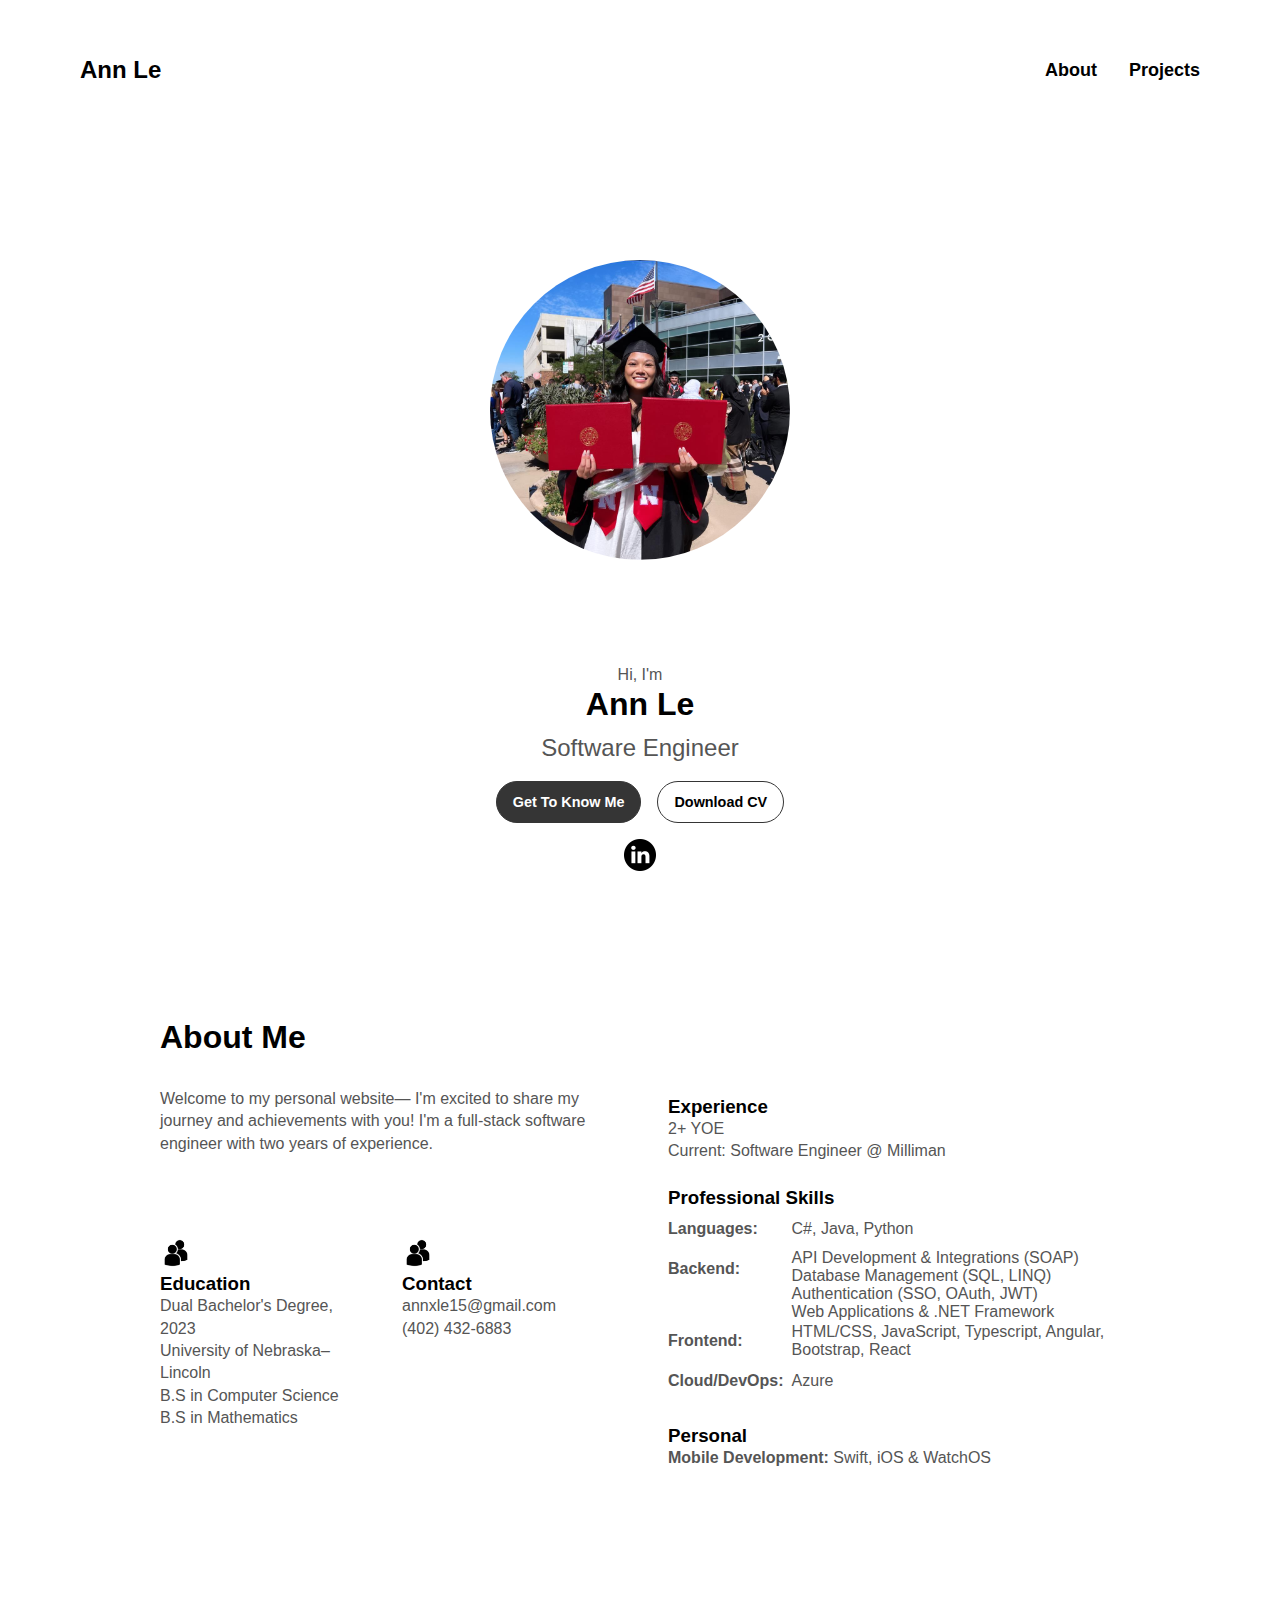
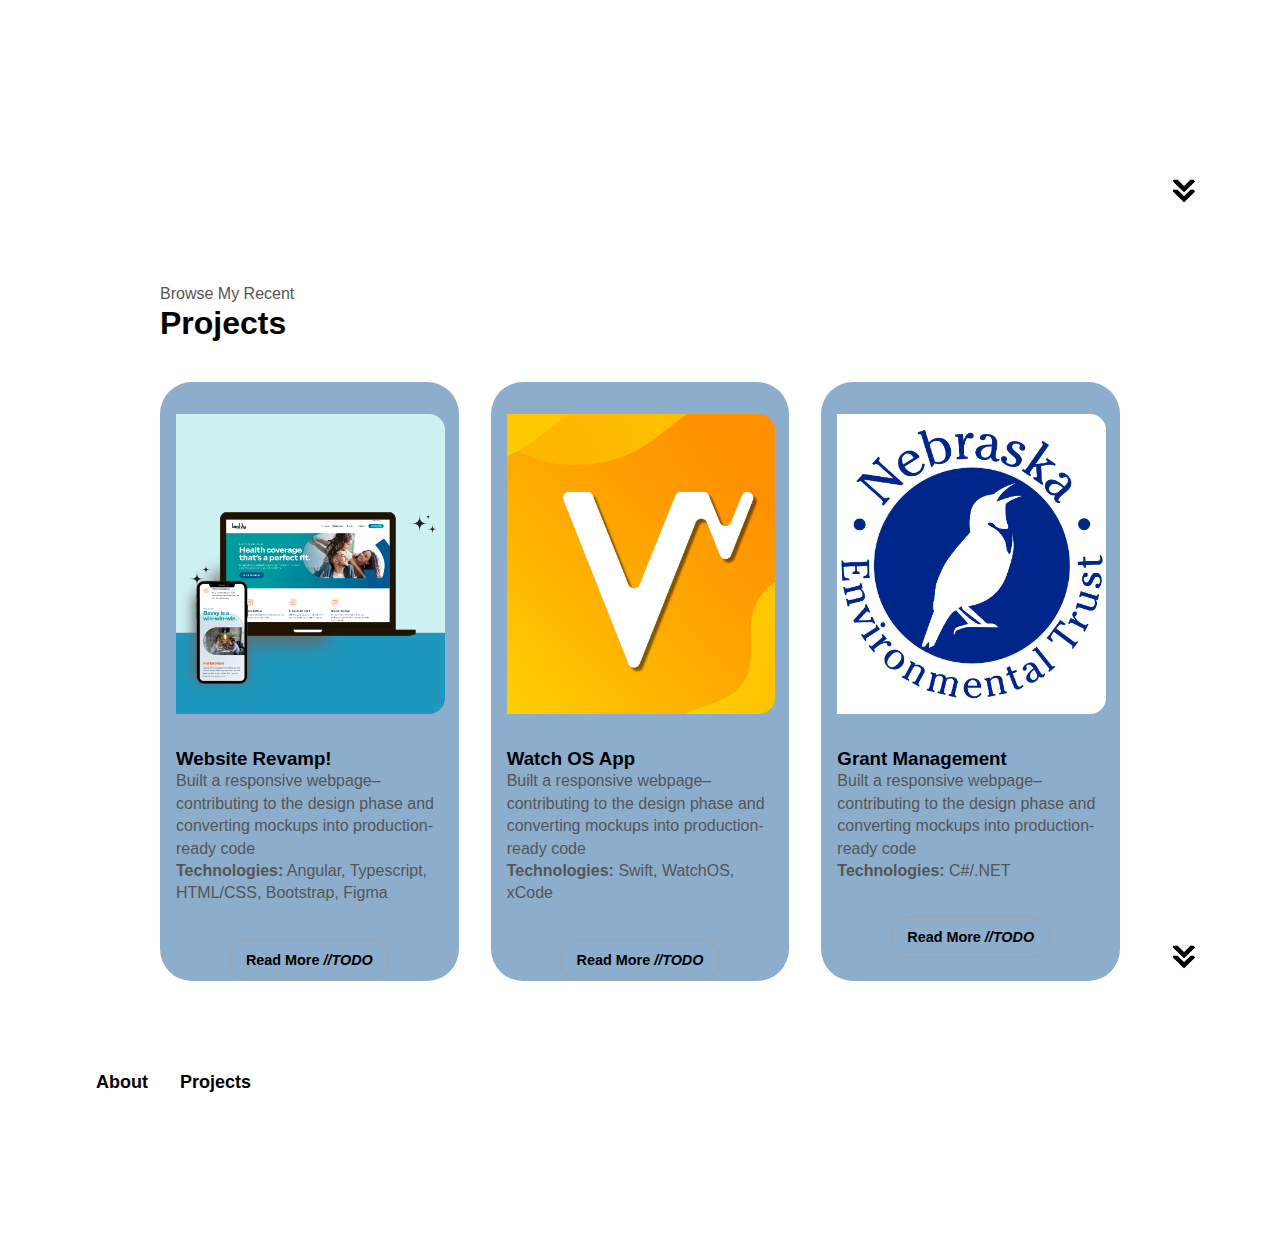
<file: index.html>
<!DOCTYPE html>
<html lang="en">
  <head>
    <meta charset="UTF-8" />
    <meta http-equiv="X-UA-Compatible" content="IE=edge" />
    <meta name="viewport" content="width=device-width, initial-scale=1.0" />
    <title>Ann Le | Software Engineer</title>
    <link rel="stylesheet" href="style.css" />
    <link rel="stylesheet" href="mediaqueries.css" />
  </head>
  <body>
    <!-- A! Desktop Nav -->
    <nav id="desktop-nav">
      <div class="logo">Ann Le</div>
      <div>
        <ul class="nav-links">
          <li><a href="#about">About</a></li>
          <li><a href="#projects">Projects</a></li>
        </ul>
      </div>
    </nav>
    <!-- A! Mobile Nav -->
    <nav id="hamburger-nav">
      <div class="logo">Ann Le</div>
      <div class="hamburger-menu">
        <div class="hamburger-icon" onclick="toggleMenu()">
          <span></span>
          <span></span>
          <span></span>
        </div>
        <div class="menu-links">
          <li><a href="#about" onclick="toggleMenu()">About</a></li>
          <li><a href="#experience" onclick="toggleMenu()">Experience</a></li>
          <li><a href="#projects" onclick="toggleMenu()">Projects</a></li>
        </div>
      </div>
    </nav>
    <!-- A! Main Section -->
    <section id="profile">
      <div class="section__pic-container">
        <img src="./assets/gradann.jpeg" style="border-radius: 360px;"alt="John Doe profile picture" />
      </div>
      <div class="section__text">
        <p class="section__text__p1">Hi, I'm</p>
        <h1 class="title">Ann Le</h1>
        <p class="section__text__p2">Software Engineer</p>
        <div class="btn-container">
          <button class="btn btn-color-1" onclick="location.href='./#about'">
            Get To Know Me
          </button>
          <button
            class="btn btn-color-2"
            onclick="window.open('./assets/resume-example.pdf')"
          >
            Download CV
          </button>
        </div>
        <div id="socials-container">
            <img
              src="./assets/linkedin.png"
              alt="My LinkedIn profile"
              class="icon"
              onclick="window.open('https://www.linkedin.com/in/ann-le-swe/', '_blank');"
            />
          </div>
    </section>
    <!-- A! About Me Section -->
    <section id="about">
      <h2 class="title">About Me</h1>
      <div class="section-container">

        <div class="about-details-container">
          <div class="text-container">
            <p>
              Welcome to my personal website— I'm excited to share my journey and achievements with you!
              I'm a full-stack software engineer with two years of experience.
            </p>
            <br>
          </div>
          <div class="about-containers">
            <div class="details-container">
              <img
                src="./assets/education.png"
                alt="Education icon"
                class="icon"
              />
              <h3>Education</h3>
              <p>
               Dual Bachelor's Degree, 2023
                <br />University of Nebraska–Lincoln
                <br />B.S in Computer Science
                <br />B.S in Mathematics
              
              
              </p>
            </div>
            <div class="details-container">
              <img
                src="./assets/education.png"
                alt="Education icon"
                class="icon"
              />
              <h3>Contact</h3>
              <p>annxle15@gmail.com</p>
              <p>(402) 432-6883</p>
            </div>
            <!-- <div class="details-container">
              <img
                src="./assets/experience.png"
                alt="Experience icon"
                class="icon"
              />
              <h3>Experience</h3>
              <p>2+ YOE <br />Current: Software Engineer @ Milliman <br> Backend<br>
              
              
              </p>
            </div> -->
          </div>
          <!-- <div class="about-containers">

            <div class="details-container">
              <img
                src="./assets/experience.png"
                alt="Experience icon"
                class="icon"
              />
              <h3>Preferences</h3>
              <p>Open to Relocation</p>
              <p>In-Person/Hybrid Schedule</p>
            </div>
          </div> -->
        </div>
        
        <div class="skills-details-container">
          <div class="details-container">

            <h3>Experience</h3>
            <p>2+ YOE <br />Current: Software Engineer @ Milliman <br> 
            
            
            </p>
          </div>
          <div class="text-container">
            <h3>Professional Skills</h3>

            <table style="border-collapse: collapse; width: 100%;color: #555555;">
              <tr>
                <td style="vertical-align: top; font-weight: bold; padding-right: .5rem; color: #555555; line-height: 2.5rem;">Languages:</td>
                <td>
                  C#, Java, Python
                </td>
              </tr>
              <tr>
                <td style="vertical-align: top; font-weight: bold; padding-right: .1rem; color: #555555; line-height: 2.5rem;">Backend:</td>
                <td>
                  API Development & Integrations (SOAP)
                  <br>Database Management (SQL, LINQ)<br>
                  Authentication (SSO, OAuth, JWT)<br>
                  Web Applications & .NET Framework
                </td>
              </tr>
              <tr>
                <td style="vertical-align: top; font-weight: bold; padding-right: .5rem; color: #555555;line-height: 2.5rem;">Frontend:</td>
                <td>
                  HTML/CSS, JavaScript, Typescript, Angular, Bootstrap, React
                </td>
              </tr>
              <tr>
                <td style="vertical-align: top; font-weight: bold; padding-right: .5rem; color: #555555; line-height: 2.5rem;">Cloud/DevOps:</td>
                <td>
                  Azure
                </td>
              </tr>
            </table>
                       
    
            
            
          


          </div>
          <div class="text-container">
            <h3>Personal</h3>
            <p><strong>Mobile Development:</strong> Swift, iOS & WatchOS</p>

 
 


          </div>
        </div>
      </div>
      <img
        src="./assets/arrow.png"
        alt="Arrow icon"
        class="icon arrow"
        onclick="location.href='./#experience'"
      />
    </section>
    <!-- A! Projects -->
    <section id="projects">
      <p class="section__text__p1">Browse My Recent</p>
      <h1 class="title">Projects</h1>
      <div class="experience-details-container">
        <div class="about-containers">
  
          <div class="details-container color-container">
            <div class="article-container">
              <img
                src="./assets/projectone-thumbnail.png"
                alt="Project 2"
                class="project-img"
              />
            </div>
                
            <div class="project-body">
              <br>
              <h3><strong>Website Revamp!</strong></h3>
              <p>
                Built a responsive webpage– contributing to the design phase and converting mockups into production-ready code<br>
                <strong>Technologies:</strong> Angular, Typescript, HTML/CSS, Bootstrap, Figma
              </p>
              <br>
            </div>   
            <div class="btn-container">
              <button
                class="btn btn-color-2 project-btn"
                onclick="location.href='https://github.com/'"
              >
              Read More  <i>//TODO</i>
              </button>
            </div>
          </div>
          <div class="details-container color-container">
            <div class="article-container">
              <img
                src="./assets/vib-icon.png"
                alt="Project 2"
                class="project-img"
              />
            </div>
                
            <div class="project-body">
              <br>
              <h3><strong>Watch OS App</strong></h3>
              <p>
                Built a responsive webpage– contributing to the design phase and converting mockups into production-ready code<br>
                <strong>Technologies:</strong> Swift, WatchOS, xCode
              </p>
              <br>
            </div>   
            <div class="btn-container">
              <button
                class="btn btn-color-2 project-btn"
                onclick="location.href='/projects/vib-timer-watchOS/';"
              >
              Read More  <i>//TODO</i>
              </button>
            </div>
          </div>
          <div class="details-container color-container">
            <div class="article-container">
              <img
                src="./assets/net-logo.jpg"
                alt="Project 3"
                class="project-img"
              />
            </div>
            <div class="project-body">
              <br>
              <h3><strong>Grant Management</strong></h3>
              <p>
                Built a responsive webpage– contributing to the design phase and converting mockups into production-ready code<br>
                <strong>Technologies:</strong> C#/.NET
              </p>
              <br>
            </div>
           
            <div class="btn-container">
              <button
                class="btn btn-color-2 project-btn"
                onclick="location.href='https://github.com/'"
              >
               Read More  <i>//TODO</i>
              </button>
            </div>
          </div>
          
        </div>

      </div>
      <img
        src="./assets/arrow.png"
        alt="Arrow icon"
        class="icon arrow"
        onclick="location.href='./#contact'"
      />
    </section>
    <footer>
      <nav>
        <div class="nav-links-container">
          <ul class="nav-links">
            <li><a href="#about">About</a></li>
            <li><a href="#projects">Projects</a></li>
          </ul>
        </div>
      </nav>
      <!-- <p>Copyright &#169; 2024 Ann Le. All Rights Reserved.</p> -->
    </footer>
    <script src="script.js"></script>
  </body>
</html>
</file>
<file: style.css>
/* GENERAL */

@import url("https://fonts.googleapis.com/css2?family=Poppins:wght@300;400;500;600&display=swap");

* {
  margin: 0;
  padding: 0;
}

body {
  font-family: "Open Sans", sans-serif;
}

html {
  scroll-behavior: smooth;
}

p {
  color: rgb(85, 85, 85);
  line-height: 140%;
}

/* TRANSITION */

a,
.btn {
  transition: all 300ms ease;
}

/* DESKTOP NAV */

nav,
.nav-links {
  display: flex;
}

nav {
  justify-content: space-between;
  align-items: center;
  height: 12vh;
  padding: 1rem 5rem;
}

.nav-links {
  gap: 2rem;
  list-style: none;
  font-size: 1.125rem;
  font-weight: 600;
}

a {
  color: black;
  text-decoration: none;
  text-decoration-color: white;
}

a:hover {
  color: grey;
  text-decoration: underline;
  text-underline-offset: 1rem;
  text-decoration-color: rgb(181, 181, 181);
}

.logo {
  font-size: 1.5rem;
  font-weight: 600;
}

.logo:hover {
  cursor: default;
}

/* HAMBURGER MENU */

#hamburger-nav {
  display: none;
  padding: 0 2rem;
}

.hamburger-menu {
  position: relative;
  display: inline-block;
}

.hamburger-icon {
  display: flex;
  flex-direction: column;
  justify-content: space-between;
  height: 24px;
  width: 30px;
  cursor: pointer;
}

.hamburger-icon span {
  width: 100%;
  height: 2px;
  background-color: black;
  transition: all 0.3 ease-in-out;
}

.menu-links {
  position: absolute;
  top: 100%;
  right: 0;
  background-color: white;
  width: fit-content;
  max-height: 0;
  overflow: hidden;
  transition: all 0.3 ease-in-out;
}

.menu-links a {
  display: block;
  padding: 10px;
  text-align: center;
  font-size: 1.5rem;
  color: black;
  text-decoration: none;
  transition: all 0.3 ease-in-out;
}

.menu-links li {
  list-style: none;
}

.menu-links.open {
  max-height: 300px;
}

.hamburger-icon.open span:first-child {
  transform: rotate(45deg) translate(10px, 5px);
}

.hamburger-icon.open span:nth-child(2) {
  opacity: 0;
}

.hamburger-icon.open span:last-child {
  transform: rotate(-45deg) translate(10px, -5px);
}

.hamburger-icon span:first-child {
  transform: none;
}

.hamburger-icon span:first-child {
  opacity: 1;
}

.hamburger-icon span:first-child {
  transform: none;
}

/* SECTIONS */

section {
  padding-top: 4vh;
  height: 96vh;
  margin: 0 10rem;
  box-sizing: border-box;
  min-height: fit-content;
}

.section-container {
  display: flex;
}
/* PROFILE SECTION */
#profile {
  display: flex;
  flex-direction: column; /* Stack elements vertically */
  align-items: center;    /* Center them horizontally */
  justify-content: flex-start;

  padding: 1rem 1rem;
  height: auto;         /* Let content define height instead of fixed 80vh */
}

.section__pic-container {
  display: flex;
  justify-content: center;
  align-items: center;
  height: 80px;          /* Smaller container size */
  width: 80px;           /* Smaller container size */
  margin: 0 auto;         /* Center it horizontally */
}

.section__pic-container img {
  width: 300px;
  height: 300px;
  border-radius: 50%;
  object-fit: cover;
  margin: 1rem;
}

.section__text {
  text-align: center;
  max-width: 300px;       /* Optional: limit text width for nicer layout */
  margin: 0 auto;
}

.section__text__p2 {
  font-size: 1.5rem;      /* Slightly smaller if desired */
  margin-bottom: 1rem;
}

.title {
  font-size: 2rem;        /* Slightly smaller if desired */
  margin-bottom: 0.5rem;
}

/* SOCIALS */
#socials-container {
  display: flex;
  justify-content: center;
  margin-top: 1rem;
  gap: 1rem;
}

.icon {
  cursor: pointer;
  height: 2rem;
}

/* BUTTONS */
.btn-container {
  display: flex;
  justify-content: center;
  gap: 1rem;
}

.btn {
  font-weight: 600;
  transition: all 300ms ease;
  padding: 0.75rem 1rem;
  border-radius: 2rem;
  font-size: 0.9rem;
  width: auto;            /* Let the button size itself */
}

.btn-color-1,
.btn-color-2 {
  border: rgb(53, 53, 53) 0.1rem solid;
}

.btn-color-1:hover,
.btn-color-2:hover {
  cursor: pointer;
}

.btn-color-1,
.btn-color-2:hover {
  background: rgb(53, 53, 53);
  color: white;
}

.btn-color-1:hover {
  background: rgb(0, 0, 0);
}

.btn-color-2 {
  background: none;
}

.btn-color-2:hover {
  border: rgb(255, 255, 255) 0.1rem solid;
}

/* ABOUT SECTION */

#about {
  position: relative;
}

.about-containers {
  gap: 2rem;
  margin-bottom: 2rem;
  margin-top: 2rem;
}

.about-details-container {
  flex: 1; /* Left column is wider */
  justify-content: left;
  flex-direction: column;
}

.skills-details-container {
  flex: 1; /* Left column is wider */
  justify-content: left;
  flex-direction: column;
}



.text-container {
padding-top: 1.5rem;
}

.about-containers,
.about-details-container {
  display: flex;
}

.about-pic {
  border-radius: 2rem;
}

.arrow {
  position: absolute;
  right: -5rem;
  bottom: 2.5rem;
}

.details-container {
  padding-top: 2rem;

  flex: 1;
  background: white;
  border-radius: 2rem;

  border-color: rgb(163, 163, 163);
  text-align: left;
}

.section-container {
  gap: 3.5rem;
  height: 80%;
}

.section__pic-container {
  height: 400px;
  width: 400px;
  margin: auto 0;
}

/* EXPERIENCE SECTION */

#experience {
  position: relative;
}

.experience-sub-title {
  color: rgb(85, 85, 85);
  font-weight: 600;
  font-size: 1.75rem;
  margin-bottom: 2rem;
}

.experience-details-container {
  display: flex;
  justify-content: center;
  flex-direction: column;
}

.article-container {
  display: flex;
  text-align: initial;
  flex-wrap: wrap;
  flex-direction: row;
  gap: 2.5rem;
  justify-content: space-around;
}

article {
  display: flex;
  width: 10rem;
  justify-content: space-around;
  gap: 0.5rem;
}

article .icon {
  cursor: default;
}

/* PROJECTS SECTION */

#projects {
  position: relative;
}

.color-container {
  border-color: #8DADCD;
  background: #8DADCD;
}

.article-container {
  padding-left: 1rem;
  width: 90%; /* Container width */
  height: 300px; /* Set the height to crop the image */
  overflow: hidden; /* Ensures the image doesn't overflow the container */
  border-radius: 1rem; /* Maintains the rounded corners */
}

.project-img {
  width: 100%;
  height: 100%;
  object-fit: cover; /* Ensures the image covers the container area */
}


.project-title {
  margin: 1rem;
  color: black;
}

.project-btn {
  color: black;
  border-color: rgb(163, 163, 163);
}

.project-body {
  padding: 1rem;

}



.contact-icon {
  cursor: default;
}

.email-icon {
  height: 2.5rem;
}

/* FOOTER SECTION */

footer {
  height: 26vh;
  margin: 0 1rem;
}

footer p {
  text-align: center;
}
</file>
<file: mediaqueries.css>
@media screen and (max-width: 1400px) {
    #profile {
      height: 83vh;
      margin-bottom: 6rem;
    }
    .about-containers {
      flex-wrap: wrap;
    }
    #contact,
    #projects {
      height: fit-content;
    }
  }
  
  @media screen and (max-width: 1200px) {
    #desktop-nav {
      display: none;
    }
    #hamburger-nav {
      display: flex;
    }
    #experience,
    .experience-details-container {
      margin-top: 2rem;
    }
    #profile,
    .section-container {
      display: block;
    }
    .arrow {
      display: none;
    }
    section,
    .section-container {
      height: fit-content;
    }
    section {
      margin: 0 5%;
    }
    .section__pic-container {
      width: 275px;
      height: 275px;
      margin: 0 auto 2rem;
    }
    .about-containers {
      margin-top: 0;
    }
  }
  
  @media screen and (max-width: 600px) {
    #contact,
    footer {
      height: 40vh;
    }
    #profile {
      height: 83vh;
      margin-bottom: 0;
    }
    article {
      font-size: 1rem;
    }
    footer nav {
      height: fit-content;
      margin-bottom: 2rem;
    }
    .about-containers,
    .contact-info-upper-container,
    .btn-container {
      flex-wrap: wrap;
    }
    .contact-info-container {
      margin: 0;
    }
    .contact-info-container p,
    .nav-links li a {
      font-size: 1rem;
    }
    .experience-sub-title {
      font-size: 1.25rem;
    }
    .logo {
      font-size: 1.5rem;
    }
    .nav-links {
      flex-direction: column;
      gap: 0.5rem;
      text-align: center;
    }
    .section__pic-container {
      width: auto;
      height: 46vw;
      justify-content: center;
    }
    .section__text__p2 {
      font-size: 1.25rem;
    }
    .title {
      font-size: 2rem;
    }
    .text-container {
      text-align: justify;
    }
  }
</file>
